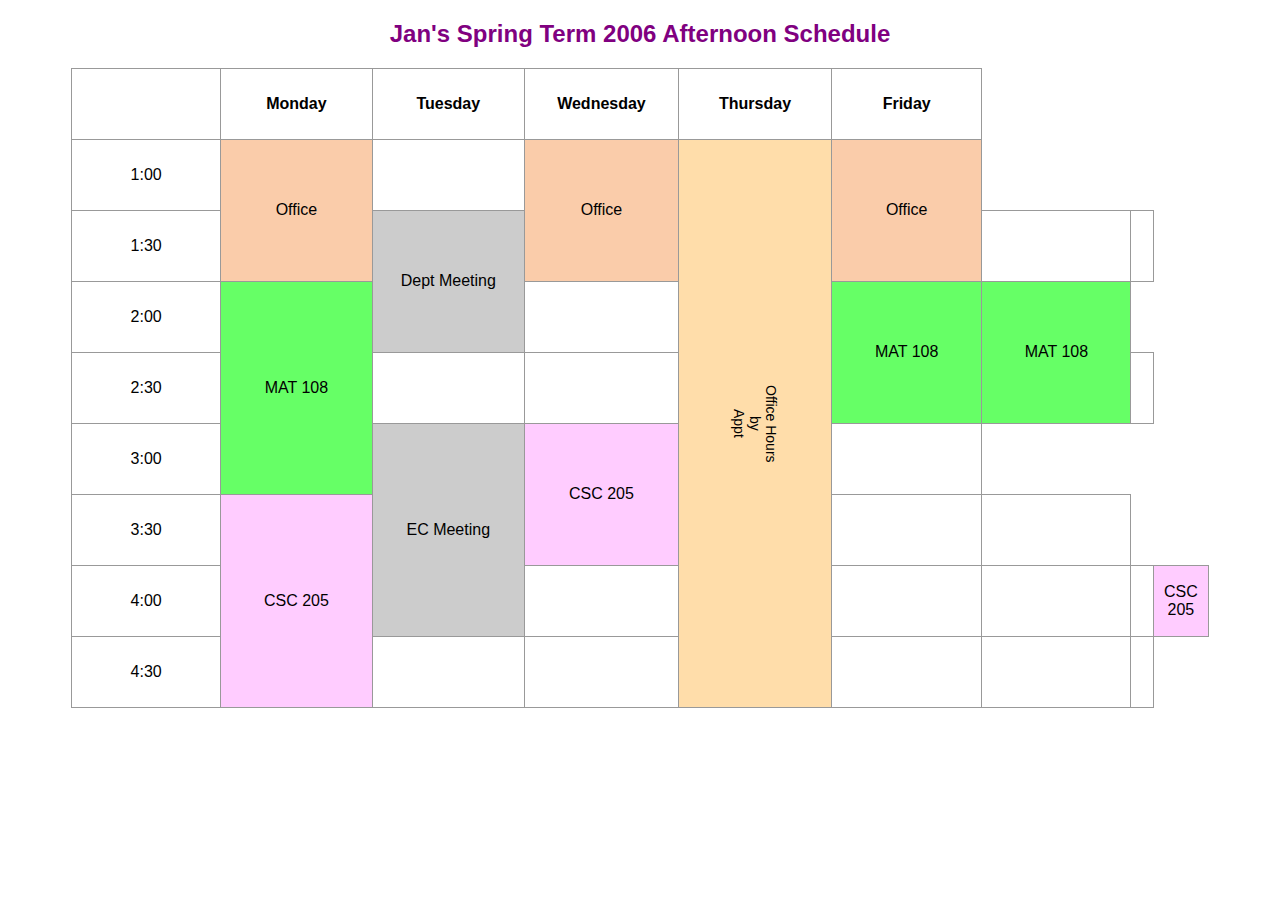
<file: index.html>
<!DOCTYPE html>
<html lang="en">
<head>
  <meta charset="UTF-8">
  <title>Jan's Spring Term 2006 Afternoon Schedule</title>
  <style>
    body {
      font-family: Arial, sans-serif;
      text-align: center;
    }
    h2 {
      color: purple;
    }
    table {
      margin: auto;
      border-collapse: collapse;
      width: 90%;
    }
    th, td {
      border: 1px solid #999;
      padding: 10px;
      width: 14%;
      height: 50px;
    }
    th {
      background-color: #fff;
    }
    .office {
      background-color: #faccaa;
    }
    .dept {
      background-color: #cccccc;
    }
    .mat {
      background-color: #66ff66;
    }
    .csc {
      background-color: #ffccff;
    }
    .appt {
      background-color: #ffddaa;
      writing-mode: vertical-rl;
      text-orientation: mixed;
      font-size: 14px;
    }
  </style>
</head>
<body>
  <h2>Jan's Spring Term 2006 Afternoon Schedule</h2>
  <table>
    <tr>
      <th></th>
      <th>Monday</th>
      <th>Tuesday</th>
      <th>Wednesday</th>
      <th>Thursday</th>
      <th>Friday</th>
    </tr>
    <tr><td>1:00</td><td class="office" rowspan="2">Office</td><td></td><td class="office" rowspan="2">Office</td><td class="appt" rowspan="8">Office Hours<br>by<br>Appt</td><td class="office" rowspan="2">Office</td></tr>
    <tr><td>1:30</td><td class="dept" rowspan="2">Dept Meeting</td><td></td><td></td></tr>
    <tr><td>2:00</td><td class="mat" rowspan="3">MAT 108</td><td></td><td class="mat" rowspan="2">MAT 108</td><td class="mat" rowspan="2">MAT 108</td></tr>
    <tr><td>2:30</td><td></td><td></td><td></td></tr>
    <tr><td>3:00</td><td class="dept" rowspan="3">EC Meeting</td><td class="csc" rowspan="2">CSC 205</td><td></td></tr>
    <tr><td>3:30</td><td class="csc" rowspan="3">CSC 205</td><td></td><td></td></tr>
    <tr><td>4:00</td><td></td><td></td><td></td><td></td><td class="csc" rowspan="1">CSC 205</td></tr>
    <tr><td>4:30</td><td></td><td></td><td></td><td></td><td></td> 
      <!--test-->
</table>
</body>
</html>
</file>
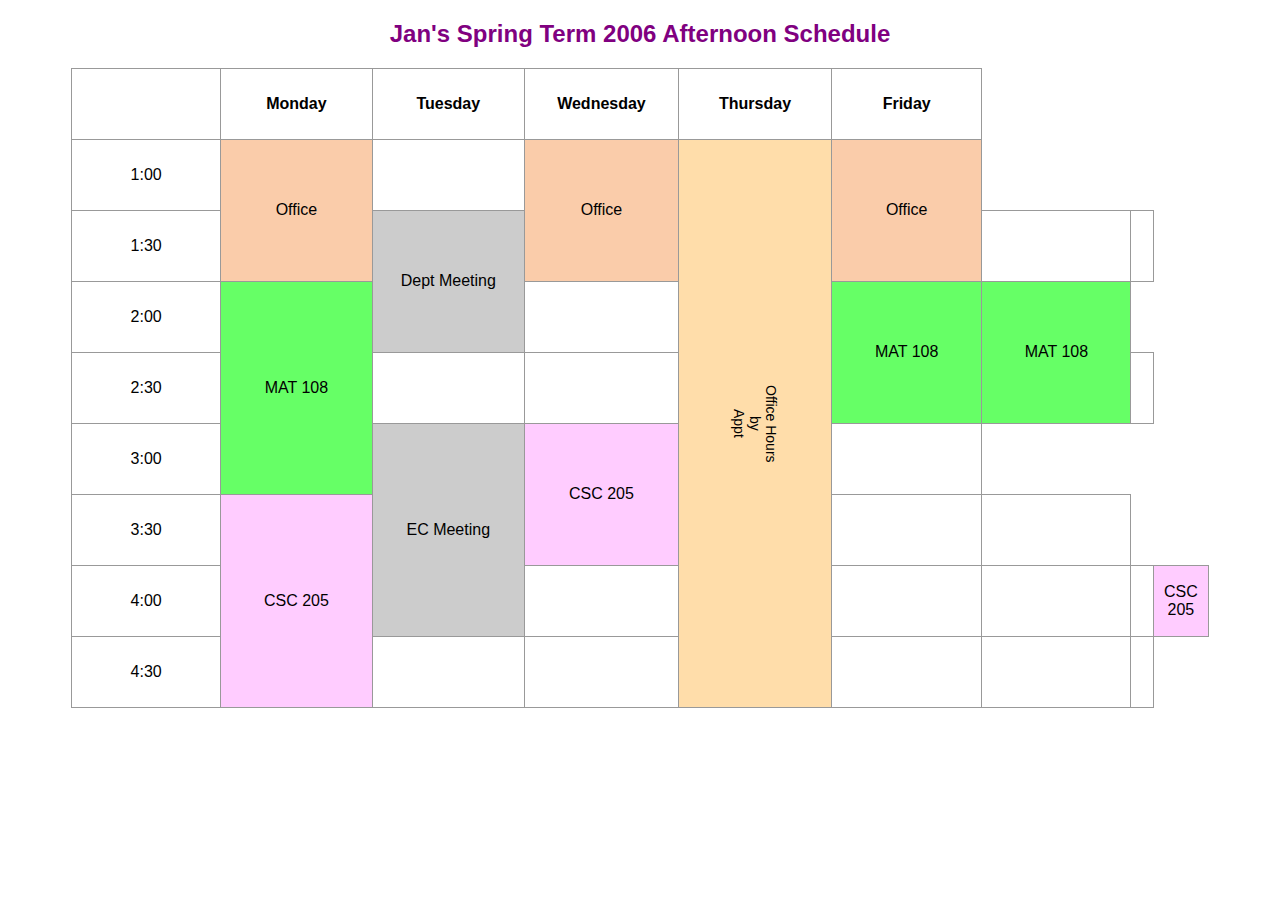
<file: nti/index.html>
<!DOCTYPE html>
<html lang="en">
<head>
  <meta charset="UTF-8">
  <title>Jan's Spring Term 2006 Afternoon Schedule</title>
  <style>
    body {
      font-family: Arial, sans-serif;
      text-align: center;
    }
    h2 {
      color: purple;
    }
    table {
      margin: auto;
      border-collapse: collapse;
      width: 90%;
    }
    th, td {
      border: 1px solid #999;
      padding: 10px;
      width: 14%;
      height: 50px;
    }
    th {
      background-color: #fff;
    }
    .office {
      background-color: #faccaa;
    }
    .dept {
      background-color: #cccccc;
    }
    .mat {
      background-color: #66ff66;
    }
    .csc {
      background-color: #ffccff;
    }
    .appt {
      background-color: #ffddaa;
      writing-mode: vertical-rl;
      text-orientation: mixed;
      font-size: 14px;
    }
  </style>
</head>
<body>
  <h2>Jan's Spring Term 2006 Afternoon Schedule</h2>
  <table>
    <tr>
      <th></th>
      <th>Monday</th>
      <th>Tuesday</th>
      <th>Wednesday</th>
      <th>Thursday</th>
      <th>Friday</th>
    </tr>
    <tr><td>1:00</td><td class="office" rowspan="2">Office</td><td></td><td class="office" rowspan="2">Office</td><td class="appt" rowspan="8">Office Hours<br>by<br>Appt</td><td class="office" rowspan="2">Office</td></tr>
    <tr><td>1:30</td><td class="dept" rowspan="2">Dept Meeting</td><td></td><td></td></tr>
    <tr><td>2:00</td><td class="mat" rowspan="3">MAT 108</td><td></td><td class="mat" rowspan="2">MAT 108</td><td class="mat" rowspan="2">MAT 108</td></tr>
    <tr><td>2:30</td><td></td><td></td><td></td></tr>
    <tr><td>3:00</td><td class="dept" rowspan="3">EC Meeting</td><td class="csc" rowspan="2">CSC 205</td><td></td></tr>
    <tr><td>3:30</td><td class="csc" rowspan="3">CSC 205</td><td></td><td></td></tr>
    <tr><td>4:00</td><td></td><td></td><td></td><td></td><td class="csc" rowspan="1">CSC 205</td></tr>
    <tr><td>4:30</td><td></td><td></td><td></td><td></td><td></td> 
</table>
</body>
</html>
</file>
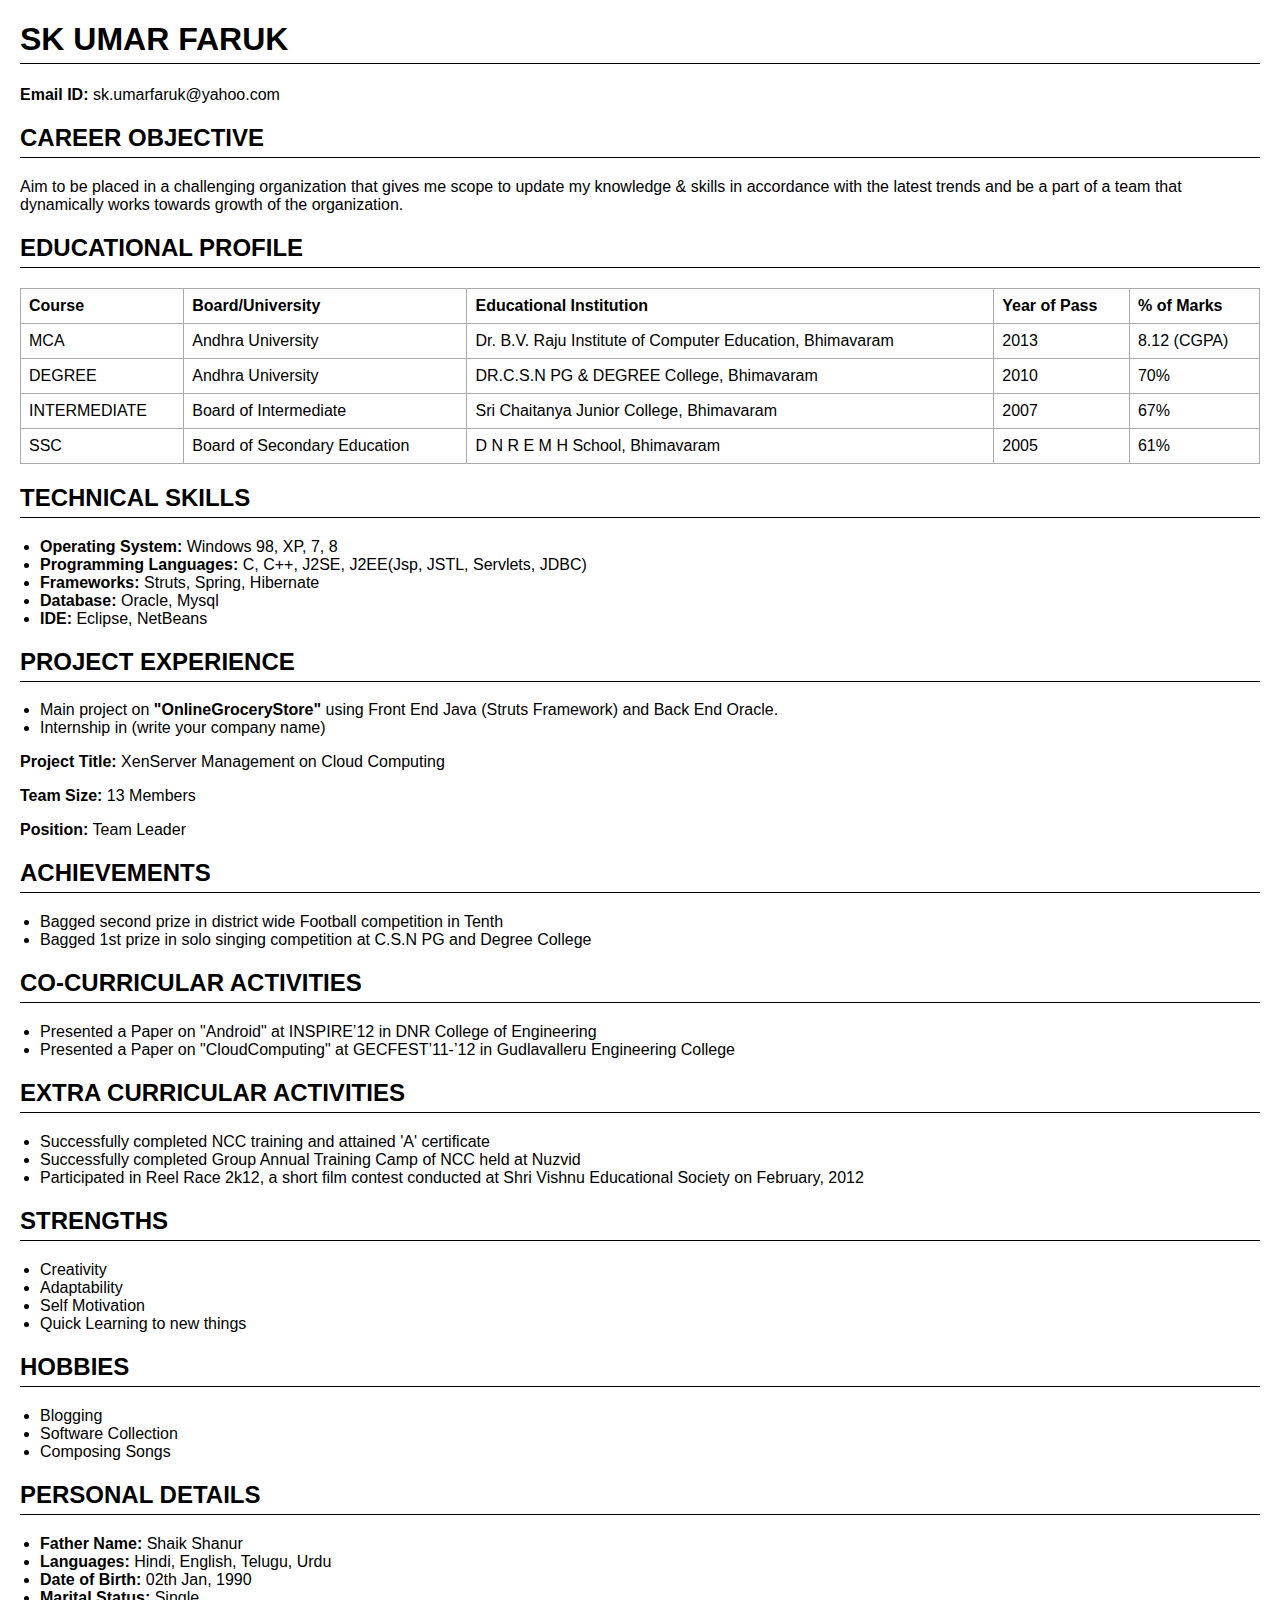
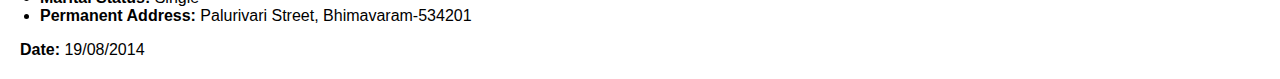
<file: resume.html>
<!DOCTYPE html>
<html lang="en">
<head>
  <meta charset="UTF-8">
  <title>SK Umar Faruk - Resume</title>
  <style>
    body {
      font-family: Arial, sans-serif;
      margin: 20px;
    }
    h1, h2 {
      border-bottom: 1px solid #000;
      padding-bottom: 5px;
    }
    table {
      width: 100%;
      border-collapse: collapse;
      margin-bottom: 15px;
    }
    th, td {
      border: 1px solid #aaa;
      padding: 8px;
      text-align: left;
    }
    ul {
      list-style: disc;
      padding-left: 20px;
    }
    .section {
      margin-bottom: 20px;
    }
  </style>
</head>
<body>

  <h1>SK UMAR FARUK</h1>
  <p><strong>Email ID:</strong> sk.umarfaruk@yahoo.com</p>

  <div class="section">
    <h2>CAREER OBJECTIVE</h2>
    <p>Aim to be placed in a challenging organization that gives me scope to update my knowledge & skills in accordance with the latest trends and be a part of a team that dynamically works towards growth of the organization.</p>
  </div>

  <div class="section">
    <h2>EDUCATIONAL PROFILE</h2>
    <table>
      <tr>
        <th>Course</th>
        <th>Board/University</th>
        <th>Educational Institution</th>
        <th>Year of Pass</th>
        <th>% of Marks</th>
      </tr>
      <tr>
        <td>MCA</td>
        <td>Andhra University</td>
        <td>Dr. B.V. Raju Institute of Computer Education, Bhimavaram</td>
        <td>2013</td>
        <td>8.12 (CGPA)</td>
      </tr>
      <tr>
        <td>DEGREE</td>
        <td>Andhra University</td>
        <td>DR.C.S.N PG & DEGREE College, Bhimavaram</td>
        <td>2010</td>
        <td>70%</td>
      </tr>
      <tr>
        <td>INTERMEDIATE</td>
        <td>Board of Intermediate</td>
        <td>Sri Chaitanya Junior College, Bhimavaram</td>
        <td>2007</td>
        <td>67%</td>
      </tr>
      <tr>
        <td>SSC</td>
        <td>Board of Secondary Education</td>
        <td>D N R E M H School, Bhimavaram</td>
        <td>2005</td>
        <td>61%</td>
      </tr>
    </table>
  </div>

  <div class="section">
    <h2>TECHNICAL SKILLS</h2>
    <ul>
      <li><strong>Operating System:</strong> Windows 98, XP, 7, 8</li>
      <li><strong>Programming Languages:</strong> C, C++, J2SE, J2EE(Jsp, JSTL, Servlets, JDBC)</li>
      <li><strong>Frameworks:</strong> Struts, Spring, Hibernate</li>
      <li><strong>Database:</strong> Oracle, Mysql</li>
      <li><strong>IDE:</strong> Eclipse, NetBeans</li>
    </ul>
  </div>

  <div class="section">
    <h2>PROJECT EXPERIENCE</h2>
    <ul>
      <li>Main project on <strong>"OnlineGroceryStore"</strong> using Front End Java (Struts Framework) and Back End Oracle.</li>
      <li>Internship in (write your company name)</li>
    </ul>
    <p><strong>Project Title:</strong> XenServer Management on Cloud Computing</p>
    <p><strong>Team Size:</strong> 13 Members</p>
    <p><strong>Position:</strong> Team Leader</p>
  </div>

  <div class="section">
    <h2>ACHIEVEMENTS</h2>
    <ul>
      <li>Bagged second prize in district wide Football competition in Tenth</li>
      <li>Bagged 1st prize in solo singing competition at C.S.N PG and Degree College</li>
    </ul>
  </div>

  <div class="section">
    <h2>CO-CURRICULAR ACTIVITIES</h2>
    <ul>
      <li>Presented a Paper on "Android" at INSPIRE’12 in DNR College of Engineering</li>
      <li>Presented a Paper on "CloudComputing" at GECFEST’11-’12 in Gudlavalleru Engineering College</li>
    </ul>
  </div>

  <div class="section">
    <h2>EXTRA CURRICULAR ACTIVITIES</h2>
    <ul>
      <li>Successfully completed NCC training and attained 'A' certificate</li>
      <li>Successfully completed Group Annual Training Camp of NCC held at Nuzvid</li>
      <li>Participated in Reel Race 2k12, a short film contest conducted at Shri Vishnu Educational Society on February, 2012</li>
    </ul>
  </div>

  <div class="section">
    <h2>STRENGTHS</h2>
    <ul>
      <li>Creativity</li>
      <li>Adaptability</li>
      <li>Self Motivation</li>
      <li>Quick Learning to new things</li>
    </ul>
  </div>

  <div class="section">
    <h2>HOBBIES</h2>
    <ul>
      <li>Blogging</li>
      <li>Software Collection</li>
      <li>Composing Songs</li>
    </ul>
  </div>

  <div class="section">
    <h2>PERSONAL DETAILS</h2>
    <ul>
      <li><strong>Father Name:</strong> Shaik Shanur</li>
      <li><strong>Languages:</strong> Hindi, English, Telugu, Urdu</li>
      <li><strong>Date of Birth:</strong> 02th Jan, 1990</li>
      <li><strong>Marital Status:</strong> Single</li>
      <li><strong>Permanent Address:</strong> Palurivari Street, Bhimavaram-534201</li>
    </ul>
    <p><strong>Date:</strong> 19/08/2014</p>
  </div>

</body>
</html>
</file>
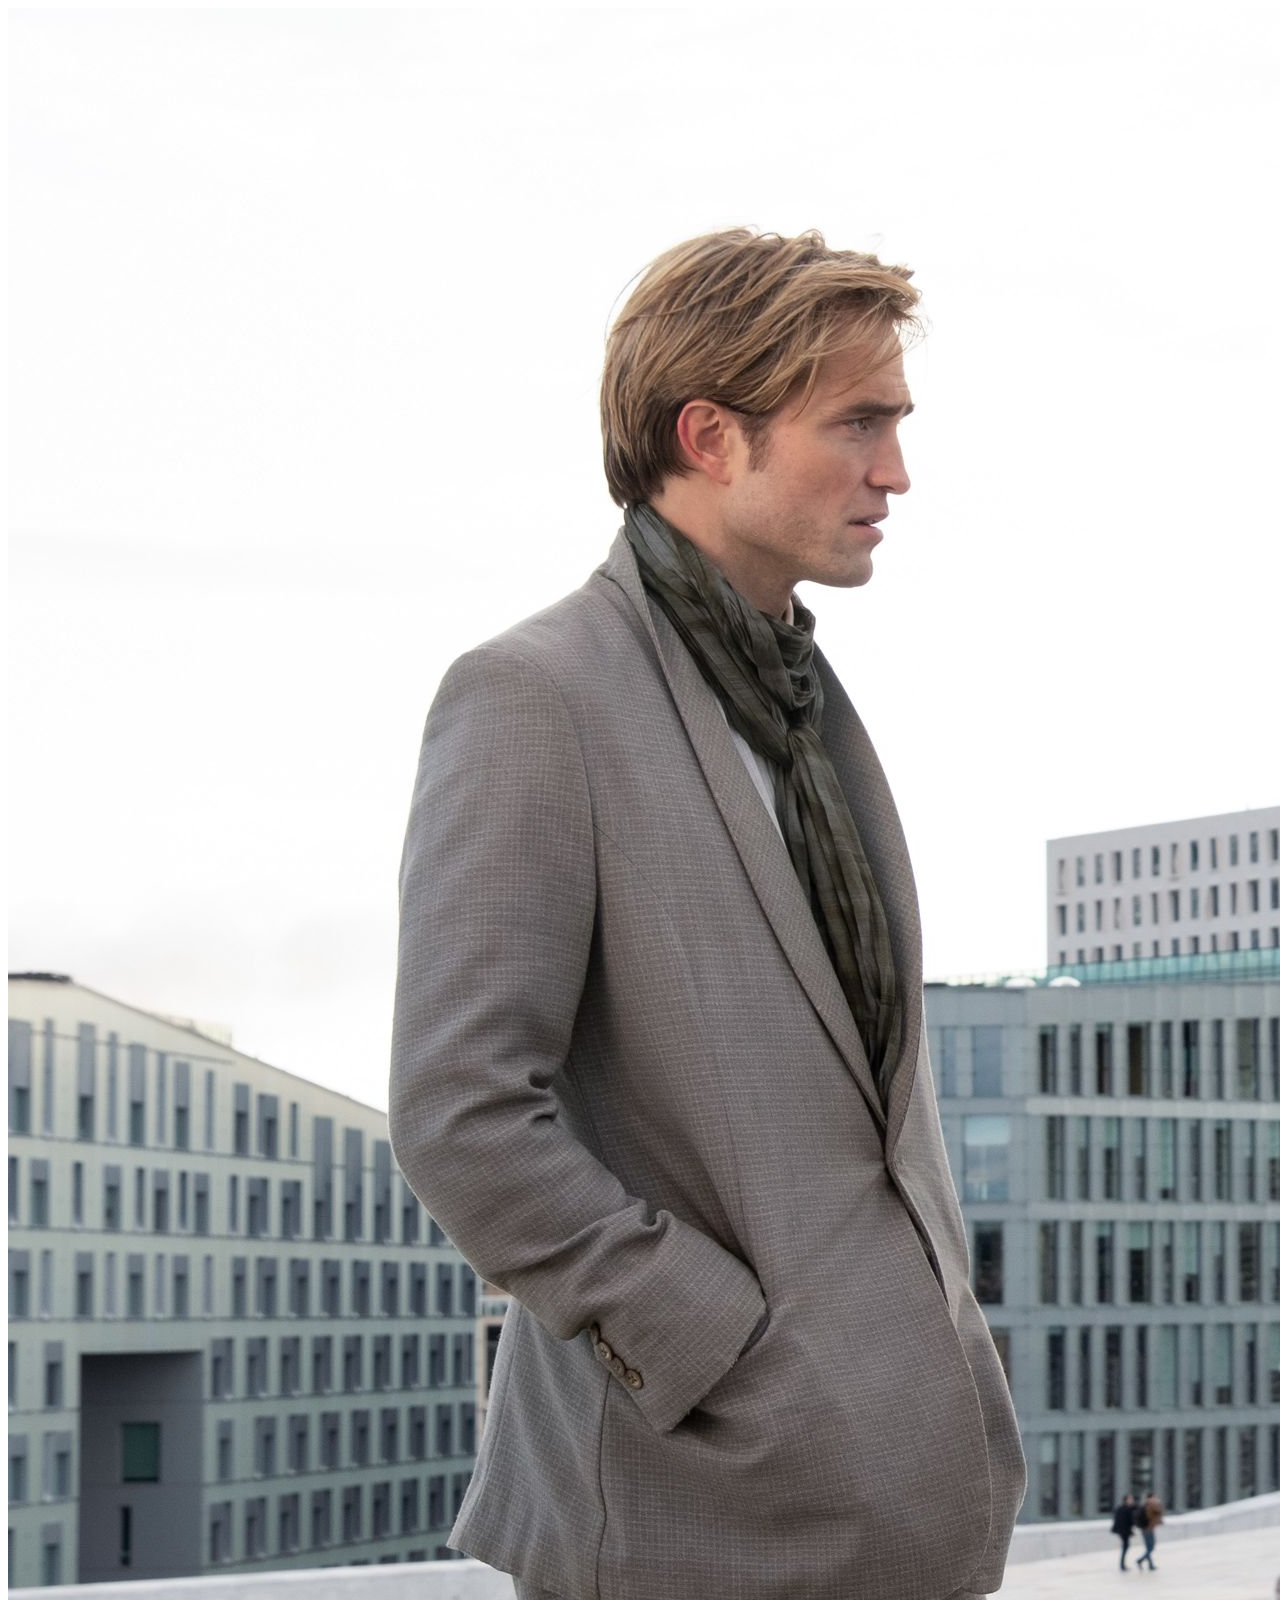
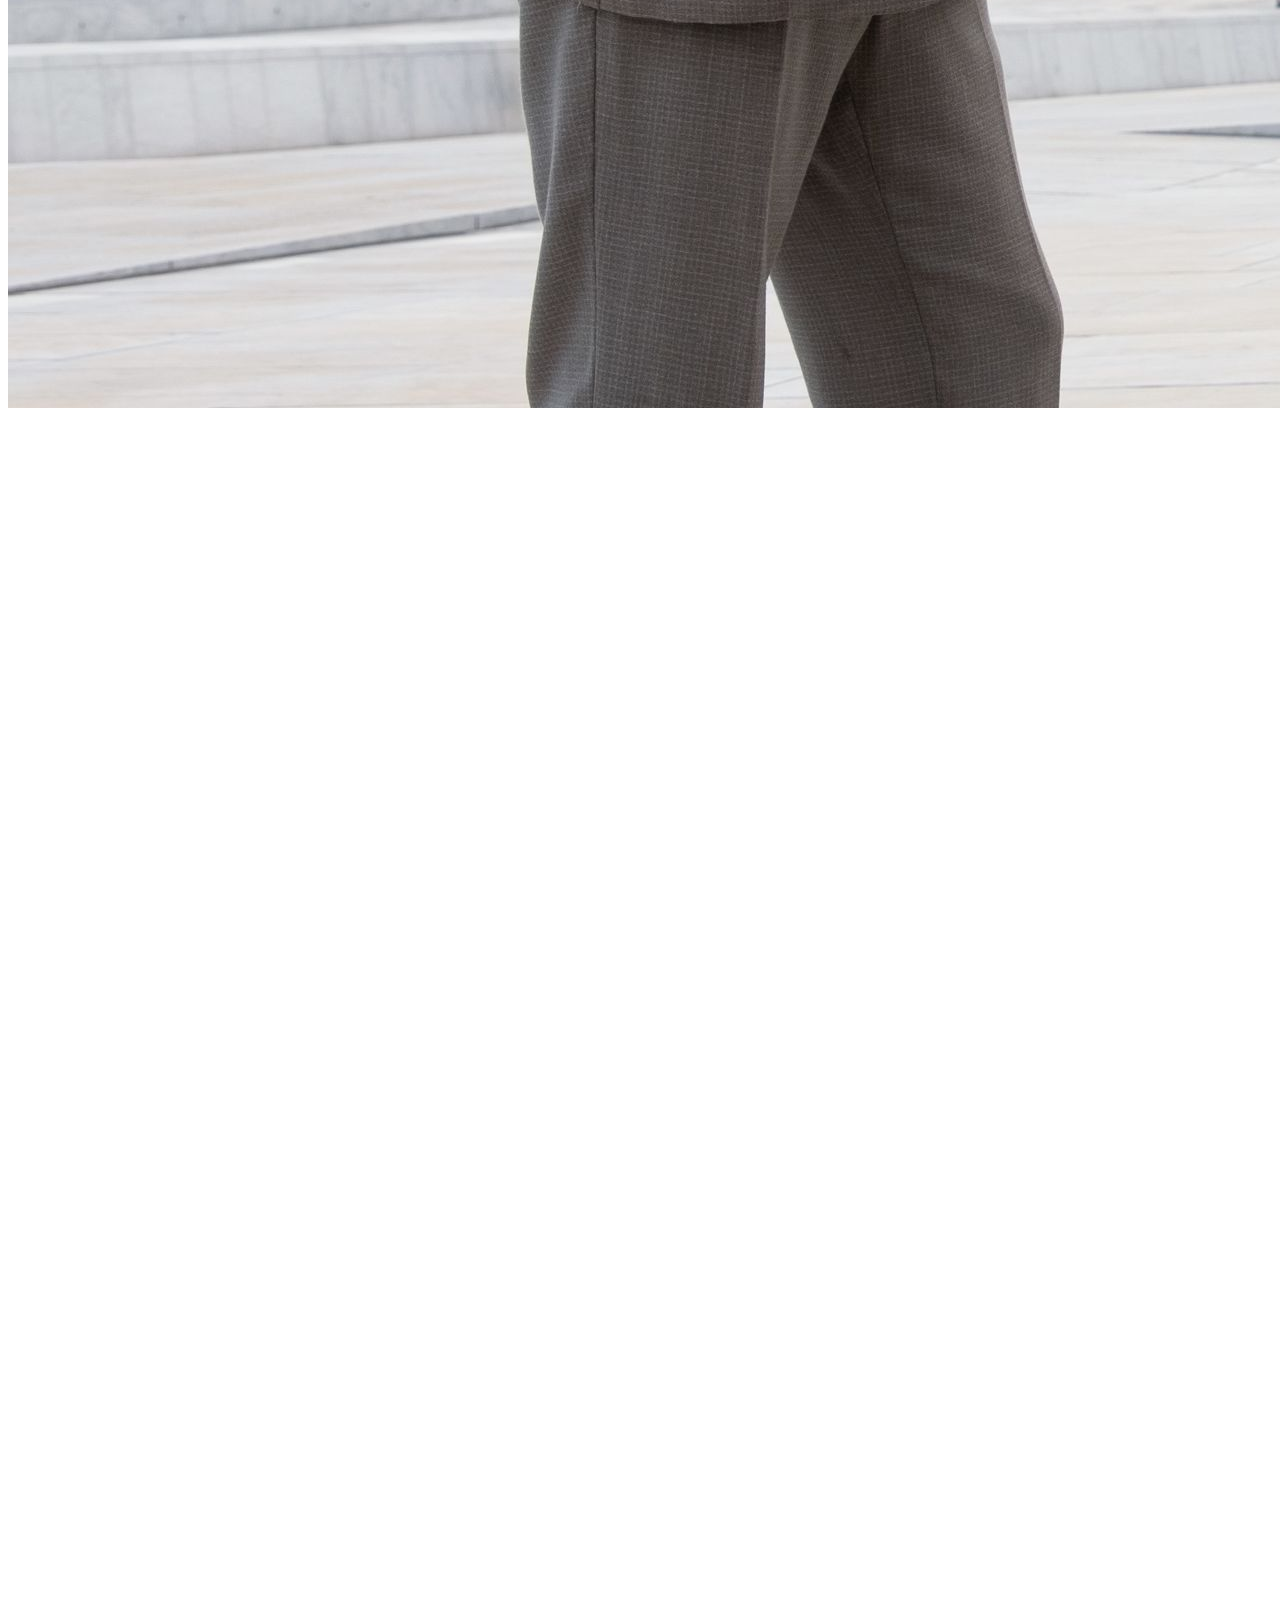
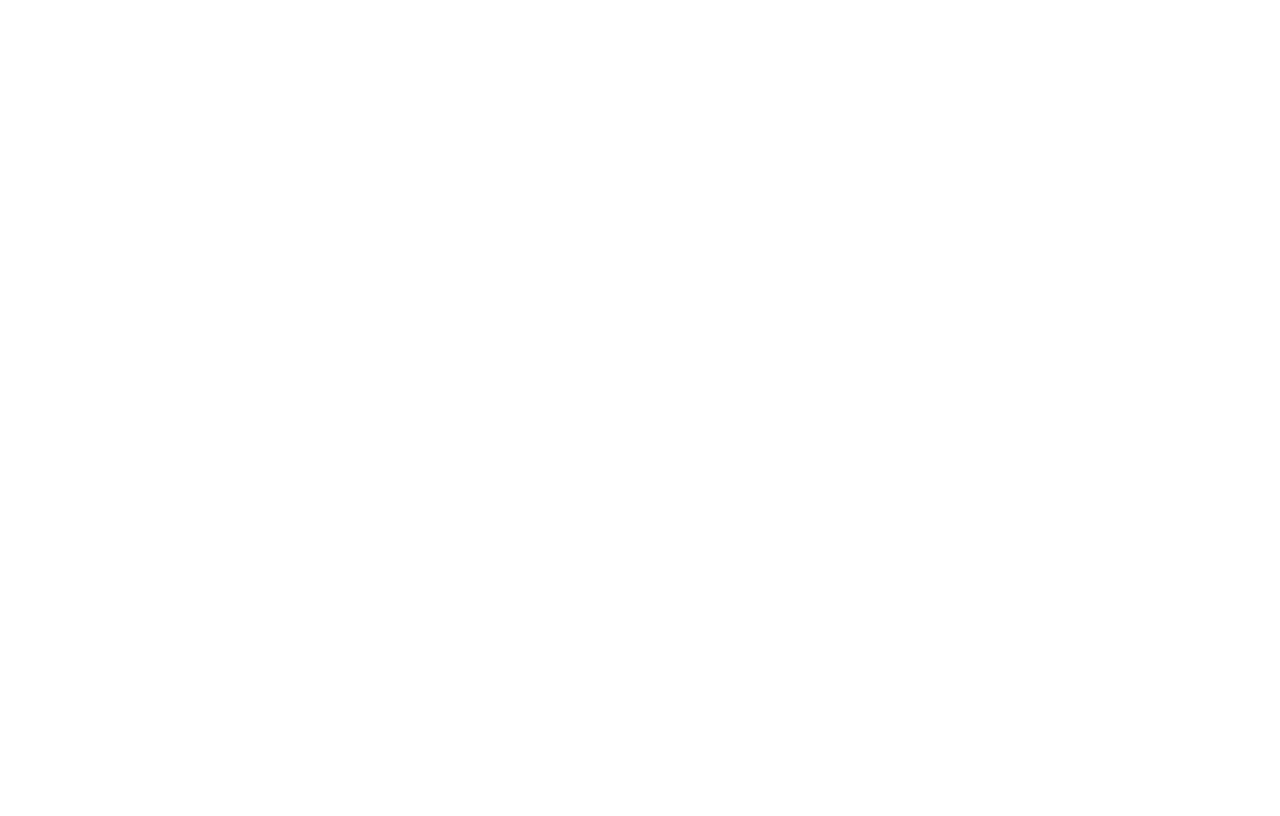
<file: session3.html>
<!DOCTYPE html>
<html lang="en">
<head>
    <meta charset="UTF-8">
    <meta name="viewport" content="width=device-width, initial-scale=1.0">
    <title>Document</title>
    <link rel="stylesheet" href="style.css">
</head>
<body>
    <!-- <div>Hello div</div>
    <div id ="test" class="x">Hello hierarchy test</div>
    <div class="x">Hello x</div> -->
    <!-- <div id="services">
        <h1>
            Tenet
        </h1>
        <h4>
            The production team purchased and then crashed a real 747 airplane into a hangar. The stunt was all practical effects, with no visual effects or CGI. Director Sir Christopher Nolan had originally planned to use miniatures and set-piece builds. However, while scouting for locations in Victorville, California, the team discovered a massive array of old planes, and it became apparent that it would actually be more efficient to buy a real plane of the real size and to perform the sequence for real on camera.
        </h4><hr>
        <h4>
            اشترى فريق الإنتاج طائرة بوينغ 747 حقيقية، ثم حطمها في حظيرة طائرات. اقتصرت الحركة على مؤثرات بصرية عملية، دون أي مؤثرات بصرية أو رسوم متحركة حاسوبية. كان المخرج السير كريستوفر نولان قد خطط في البداية لاستخدام مجسمات مصغرة ومشاهد تمثيلية. لكن أثناء بحثه عن مواقع تصوير في فيكتورفيل، كاليفورنيا، اكتشف الفريق عددًا هائلاً من الطائرات القديمة، واتضح أن شراء طائرة حقيقية بالحجم الطبيعي وتنفيذ المشهد أمام الكاميرا سيكون أكثر فعالية.
        </h4>
    </div> -->
    <section id="tenet">
    <img src="200724152735-tenet-movie-still.jpg"></section>
    </section>

</body>
</html>
</file>
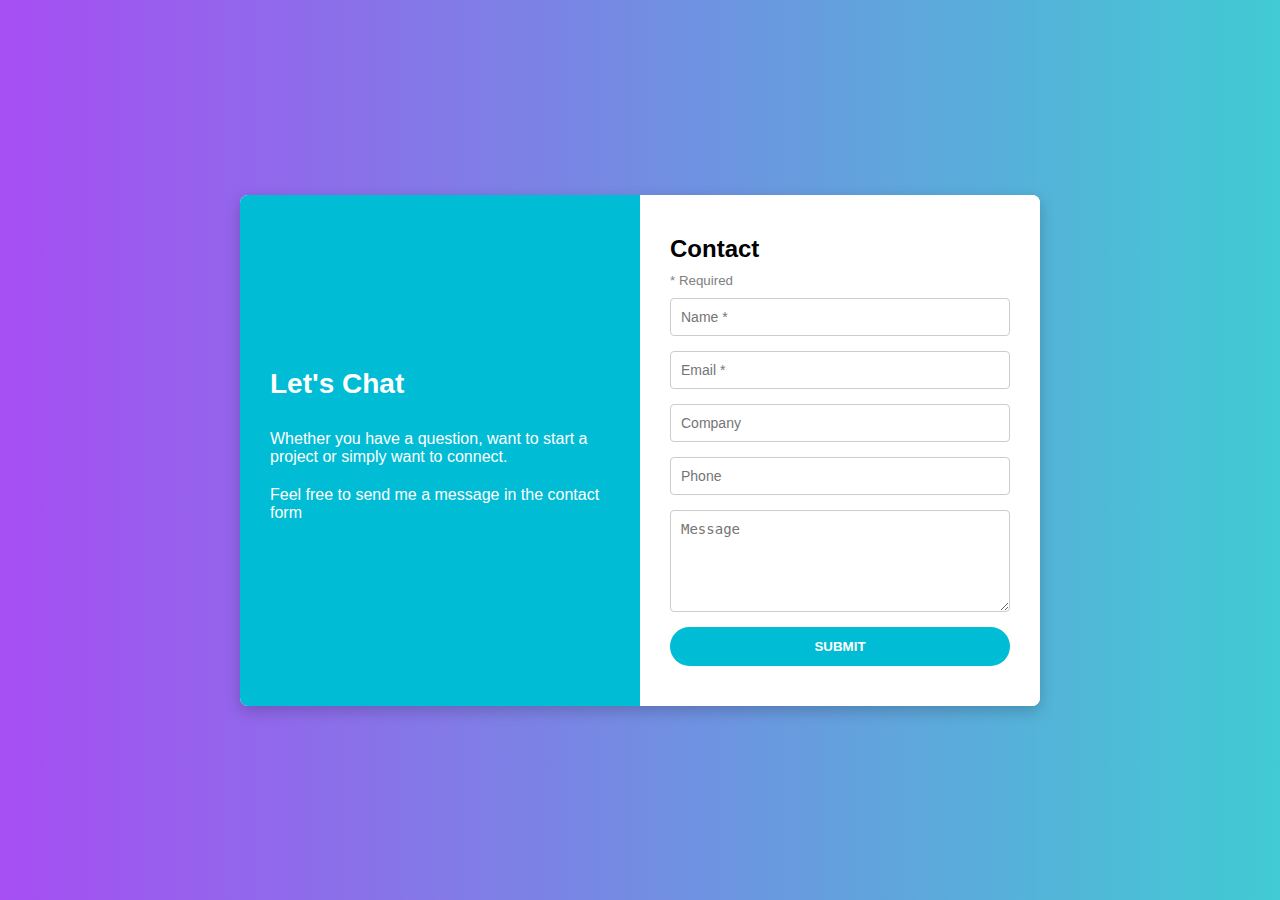
<file: task3html.html>
<!DOCTYPE html>
<html lang="en">
<head>
  <meta charset="UTF-8">
  <meta name="viewport" content="width=device-width, initial-scale=1.0">
  <title>Contact Form</title>
  <link rel="stylesheet" href="task3style.css">
</head>
<body>
  <div class="container">
    <div class="left-panel">
      <h1>Let's Chat</h1>
      <p>Whether you have a question, want to start a project or simply want to connect.</p>
      <p>Feel free to send me a message in the contact form</p>
    </div>
    <div class="right-panel">
      <h2>Contact</h2>
      <form>
        <small>* Required</small>
        <input type="text" placeholder="Name *" required>
        <input type="email" placeholder="Email *" required>
        <input type="text" placeholder="Company">
        <input type="tel" placeholder="Phone">
        <textarea placeholder="Message"></textarea>
        <button type="submit">SUBMIT</button>
      </form>
    </div>
  </div>
</body>
</html>
</file>
<file: style.css>
/* div{
    color: rgb(64, 87, 74);
}
#test{
    color: rgb(207, 93, 146);
}
.x{
    color: #663399;
} */
#services h1{
    text-align: center;
    letter-spacing: 20px;
    text-transform: uppercase;
    text-shadow: 2px 2px 4px rgb(0, 0, 0);
}

#services h4{
    text-align-last: center;
    text-align: justify;
    text-indent: 20px; 
    text-shadow: 2px 2px 4px rgba(0, 0, 0, 0.5);   
}
body{
    height: 4000px;
}
#tenet {
    height: 25rem;
    background-image: url('200724152735-tenet-movie-still.jpg');
    background-repeat: no-repeat;
    background-attachment: fixed;
    color: black;
}
</file>
<file: task3style.css>
body {
  margin: 0;
  font-family: Arial, sans-serif;
  background: linear-gradient(to right, #a64ef2, #41cbd3);
  display: flex;
  justify-content: center;
  align-items: center;
  height: 100vh;
}

.container {
  display: flex;
  width: 800px;
  max-width: 90%;
  background: white;
  border-radius: 8px;
  box-shadow: 0 5px 15px rgba(0,0,0,0.2);
  overflow: hidden;
}

.left-panel {
  flex: 1;
  background-color: #00bcd4;
  color: white;
  padding: 40px 30px;
  display: flex;
  flex-direction: column;
  justify-content: center;
}

.left-panel h1 {
  margin: 0 0 20px;
  font-size: 28px;
}

.left-panel p {
  margin: 10px 0;
  font-size: 16px;
}

.right-panel {
  flex: 1;
  padding: 40px 30px;
  background-color: #fff;
}

.right-panel h2 {
  margin: 0 0 10px;
  font-size: 24px;
  font-weight: bold;
}

form {
  display: flex;
  flex-direction: column;
}

form small {
  color: gray;
  margin-bottom: 10px;
}

input, textarea {
  margin-bottom: 15px;
  padding: 10px;
  font-size: 14px;
  border: 1px solid #ccc;
  border-radius: 4px;
  resize: vertical;
}

textarea {
  height: 80px;
}

button {
  background-color: #00bcd4;
  color: white;
  padding: 12px;
  border: none;
  font-weight: bold;
  border-radius: 20px;
  cursor: pointer;
  transition: background-color 0.3s;
}

button:hover {
  background-color: #0097a7;
}
</file>
